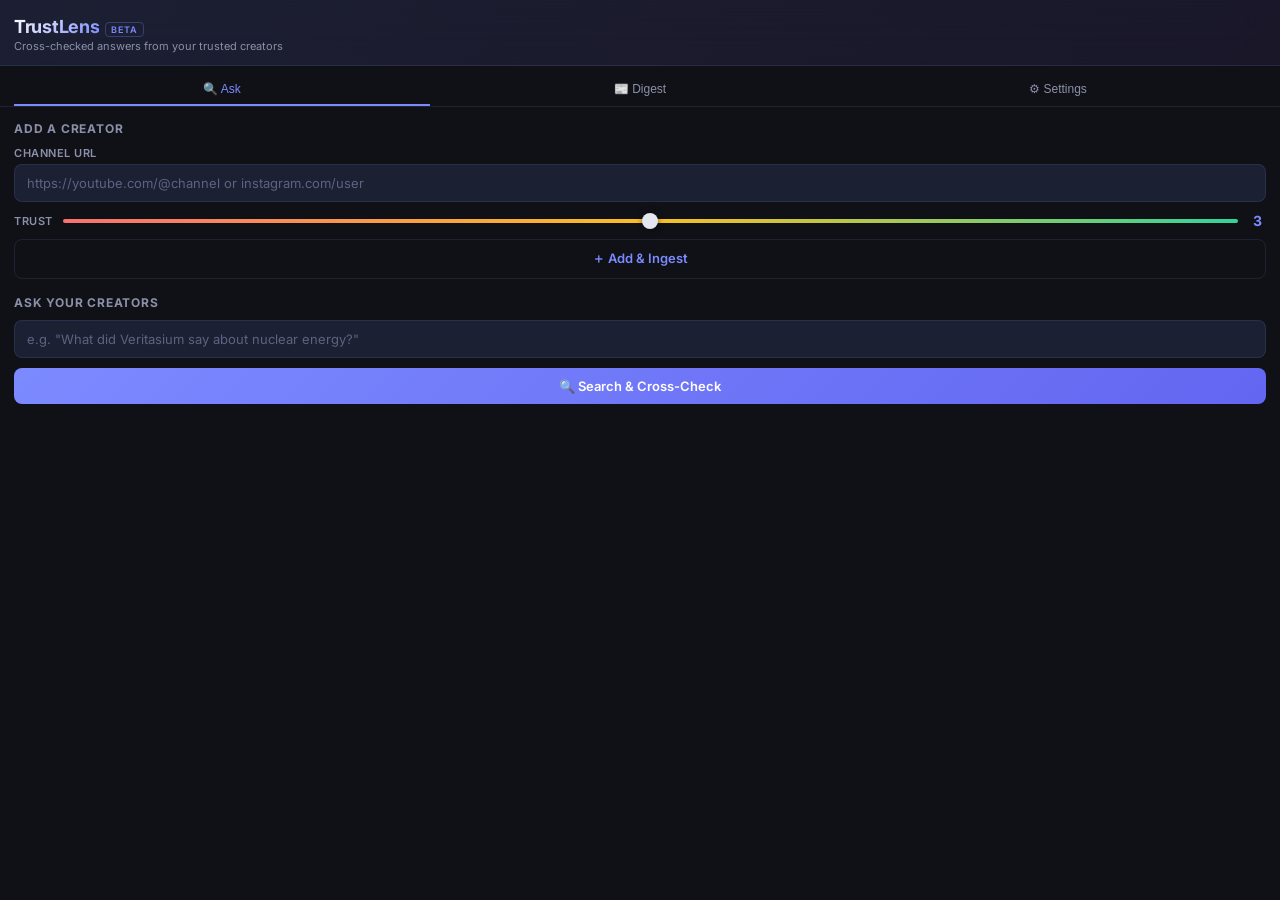
<file: extension/sidepanel.html>
<!doctype html>
<html lang="en">
<head>
  <meta charset="utf-8">
  <title>TrustLens</title>
  <link rel="preconnect" href="https://fonts.googleapis.com">
  <link href="https://fonts.googleapis.com/css2?family=Inter:wght@400;500;600;700&display=swap" rel="stylesheet">
  <style>
    :root {
      --bg: #0f1117;
      --bg-card: rgba(22, 27, 45, 0.85);
      --bg-card-hover: rgba(30, 37, 60, 0.95);
      --bg-input: rgba(30, 35, 55, 0.9);
      --border: rgba(99, 115, 170, 0.18);
      --border-active: rgba(120, 140, 255, 0.45);
      --text: #e4e6f0;
      --text-dim: #8b90a8;
      --text-muted: #5d6280;
      --accent: #7c8aff;
      --accent-glow: rgba(124, 138, 255, 0.25);
      --green: #34d399;
      --amber: #fbbf24;
      --red: #f87171;
      --blue: #60a5fa;
      --purple: #a78bfa;
      --radius: 12px;
      --radius-sm: 8px;
    }

    * { box-sizing: border-box; margin: 0; padding: 0; }

    body {
      font-family: 'Inter', system-ui, -apple-system, sans-serif;
      font-size: 13px;
      background: var(--bg);
      color: var(--text);
      min-height: 100vh;
      overflow-x: hidden;
    }

    /* ── Header ── */
    .header {
      background: linear-gradient(135deg, rgba(124,138,255,0.12) 0%, rgba(160,100,255,0.08) 100%);
      border-bottom: 1px solid var(--border);
      padding: 16px 14px 12px;
      position: sticky;
      top: 0;
      z-index: 10;
      backdrop-filter: blur(20px);
    }
    .header h1 {
      font-size: 18px;
      font-weight: 700;
      letter-spacing: -0.3px;
      background: linear-gradient(135deg, #fff 0%, var(--accent) 100%);
      -webkit-background-clip: text;
      -webkit-text-fill-color: transparent;
      display: inline;
    }
    .header .tag {
      display: inline-block;
      font-size: 9px;
      font-weight: 600;
      letter-spacing: 0.8px;
      text-transform: uppercase;
      color: var(--accent);
      border: 1px solid rgba(124,138,255,0.3);
      border-radius: 4px;
      padding: 1px 5px;
      margin-left: 6px;
      vertical-align: middle;
    }
    .header .subtitle {
      display: block;
      font-size: 11px;
      color: var(--text-dim);
      margin-top: 2px;
    }

    /* ── Tabs ── */
    .tabs {
      display: flex;
      gap: 2px;
      padding: 8px 14px 0;
      border-bottom: 1px solid var(--border);
    }
    .tab {
      flex: 1;
      padding: 8px 0;
      text-align: center;
      font-size: 12px;
      font-weight: 500;
      color: var(--text-dim);
      cursor: pointer;
      border-bottom: 2px solid transparent;
      transition: color 0.2s, border-color 0.2s;
      background: none;
      border-top: none;
      border-left: none;
      border-right: none;
    }
    .tab:hover { color: var(--text); }
    .tab.active {
      color: var(--accent);
      border-bottom-color: var(--accent);
    }

    /* ── Panels ── */
    .panel {
      display: none;
      padding: 14px;
      animation: fadeIn 0.25s ease-out;
    }
    .panel.active { display: block; }

    @keyframes fadeIn {
      from { opacity: 0; transform: translateY(6px); }
      to   { opacity: 1; transform: translateY(0); }
    }

    /* ── Form controls ── */
    label {
      display: block;
      font-size: 11px;
      font-weight: 600;
      color: var(--text-dim);
      text-transform: uppercase;
      letter-spacing: 0.5px;
      margin-bottom: 4px;
    }
    input[type="text"], input[type="url"] {
      width: 100%;
      padding: 10px 12px;
      font: inherit;
      font-size: 13px;
      background: var(--bg-input);
      border: 1px solid var(--border);
      border-radius: var(--radius-sm);
      color: var(--text);
      outline: none;
      transition: border-color 0.2s, box-shadow 0.2s;
    }
    input:focus {
      border-color: var(--border-active);
      box-shadow: 0 0 0 3px var(--accent-glow);
    }
    input::placeholder { color: var(--text-muted); }

    /* ── Trust slider ── */
    .trust-row {
      display: flex;
      align-items: center;
      gap: 10px;
      margin: 10px 0;
    }
    .trust-row label { margin: 0; flex-shrink: 0; }
    input[type="range"] {
      flex: 1;
      -webkit-appearance: none;
      appearance: none;
      height: 4px;
      background: linear-gradient(to right, var(--red), var(--amber), var(--green));
      border-radius: 4px;
      outline: none;
    }
    input[type="range"]::-webkit-slider-thumb {
      -webkit-appearance: none;
      width: 16px;
      height: 16px;
      border-radius: 50%;
      background: var(--text);
      box-shadow: 0 0 6px rgba(0,0,0,0.5);
      cursor: pointer;
    }
    .trust-val {
      font-size: 14px;
      font-weight: 700;
      color: var(--accent);
      min-width: 18px;
      text-align: center;
    }

    /* ── Buttons ── */
    .btn {
      display: inline-flex;
      align-items: center;
      justify-content: center;
      gap: 6px;
      width: 100%;
      padding: 10px 16px;
      font: inherit;
      font-size: 13px;
      font-weight: 600;
      color: #fff;
      background: linear-gradient(135deg, var(--accent) 0%, #6366f1 100%);
      border: none;
      border-radius: var(--radius-sm);
      cursor: pointer;
      transition: transform 0.15s, box-shadow 0.2s, opacity 0.2s;
    }
    .btn:hover {
      transform: translateY(-1px);
      box-shadow: 0 4px 16px var(--accent-glow);
    }
    .btn:active { transform: translateY(0); }
    .btn:disabled { opacity: 0.5; cursor: not-allowed; transform: none; }
    .btn-sm {
      width: auto;
      padding: 5px 10px;
      font-size: 11px;
      border-radius: 6px;
    }
    .btn-ghost {
      background: transparent;
      color: var(--accent);
      border: 1px solid var(--border);
    }
    .btn-ghost:hover {
      background: var(--accent-glow);
      box-shadow: none;
    }

    .section { margin-bottom: 16px; }
    .section-title {
      font-size: 12px;
      font-weight: 700;
      color: var(--text-dim);
      text-transform: uppercase;
      letter-spacing: 0.8px;
      margin-bottom: 10px;
    }
    .form-gap { margin-top: 10px; }

    /* ── Status ── */
    #status {
      font-size: 12px;
      color: var(--text-dim);
      padding: 6px 0;
      min-height: 20px;
    }
    #status.error { color: var(--red); }
    #status.success { color: var(--green); }

    /* ── Spinner ── */
    .spinner {
      display: inline-block;
      width: 14px;
      height: 14px;
      border: 2px solid var(--border);
      border-top-color: var(--accent);
      border-radius: 50%;
      animation: spin 0.7s linear infinite;
      vertical-align: middle;
      margin-right: 6px;
    }
    @keyframes spin { to { transform: rotate(360deg); } }

    /* ── Result cards ── */
    .card {
      background: var(--bg-card);
      border: 1px solid var(--border);
      border-radius: var(--radius);
      padding: 12px;
      margin-bottom: 10px;
      transition: border-color 0.2s, background 0.2s, transform 0.15s;
      animation: slideUp 0.3s ease-out both;
    }
    .card:hover {
      border-color: var(--border-active);
      background: var(--bg-card-hover);
      transform: translateY(-1px);
    }
    .card.contradicted {
      border-color: rgba(248, 113, 113, 0.35);
      background: rgba(60, 20, 25, 0.5);
    }

    @keyframes slideUp {
      from { opacity: 0; transform: translateY(12px); }
      to   { opacity: 1; transform: translateY(0); }
    }

    .card-warn {
      color: var(--red);
      font-weight: 600;
      font-size: 12px;
      margin-bottom: 6px;
      display: flex;
      align-items: center;
      gap: 4px;
    }
    .card-title {
      font-size: 14px;
      font-weight: 600;
      color: var(--text);
      line-height: 1.35;
    }
    .card-meta {
      font-size: 11px;
      color: var(--text-dim);
      margin-top: 2px;
    }
    .card-quote {
      margin: 8px 0;
      padding: 6px 10px;
      border-left: 3px solid var(--accent);
      background: rgba(124, 138, 255, 0.06);
      border-radius: 0 var(--radius-sm) var(--radius-sm) 0;
      font-style: italic;
      color: var(--text-dim);
      font-size: 12px;
      line-height: 1.5;
    }
    .card-link {
      display: inline-flex;
      align-items: center;
      gap: 4px;
      font-size: 12px;
      color: var(--accent);
      text-decoration: none;
      transition: color 0.15s;
    }
    .card-link:hover { color: #fff; }

    /* ── Badges ── */
    .badge-row {
      display: flex;
      align-items: center;
      flex-wrap: wrap;
      gap: 6px;
      margin-top: 8px;
    }
    .badge {
      display: inline-block;
      font-size: 10px;
      font-weight: 700;
      letter-spacing: 0.4px;
      text-transform: uppercase;
      padding: 2px 8px;
      border-radius: 10px;
      color: #fff;
    }
    .badge.supported    { background: #059669; }
    .badge.mixed        { background: #d97706; }
    .badge.contradicted { background: #dc2626; }
    .badge.insufficient { background: #6b7280; }
    .badge.opinion      { background: #2563eb; }

    .confidence {
      font-size: 11px;
      color: var(--text-dim);
    }
    .chip {
      display: inline-block;
      font-size: 10px;
      font-weight: 500;
      color: #fbbf24;
      background: rgba(251, 191, 36, 0.12);
      border: 1px solid rgba(251, 191, 36, 0.2);
      border-radius: 10px;
      padding: 1px 7px;
    }
    .card-reason {
      font-size: 11px;
      color: var(--text-dim);
      margin-top: 4px;
      line-height: 1.4;
    }

    /* ── Evidence details ── */
    details {
      margin-top: 8px;
    }
    summary {
      font-size: 11px;
      color: var(--text-muted);
      cursor: pointer;
      padding: 4px 0;
      transition: color 0.15s;
    }
    summary:hover { color: var(--text-dim); }
    .ev-claim {
      font-size: 11px;
      color: var(--text-dim);
      padding: 6px 0 4px;
    }
    .ev-list {
      list-style: none;
      padding: 0;
    }
    .ev-list li {
      font-size: 11px;
      color: var(--text-dim);
      padding: 3px 0;
      border-top: 1px solid var(--border);
    }
    .ev-list a {
      color: var(--accent);
      text-decoration: none;
      word-break: break-all;
    }
    .ev-list a:hover { text-decoration: underline; }

    /* ── Vote buttons ── */
    .vote-row {
      display: flex;
      gap: 6px;
      margin-top: 8px;
    }
    .vote-btn {
      display: inline-flex;
      align-items: center;
      gap: 3px;
      padding: 4px 10px;
      font: inherit;
      font-size: 12px;
      background: var(--bg-input);
      border: 1px solid var(--border);
      border-radius: 6px;
      color: var(--text-dim);
      cursor: pointer;
      transition: background 0.15s, border-color 0.15s, color 0.15s;
    }
    .vote-btn:hover {
      background: var(--bg-card-hover);
      border-color: var(--border-active);
      color: var(--text);
    }
    .vote-feedback {
      font-size: 11px;
      color: var(--green);
      align-self: center;
    }

    /* ── Score bar ── */
    .score-bar-wrap {
      margin-top: 6px;
    }
    .score-bar-label {
      display: flex;
      justify-content: space-between;
      font-size: 10px;
      color: var(--text-muted);
      margin-bottom: 2px;
    }
    .score-bar {
      height: 4px;
      background: rgba(255,255,255,0.06);
      border-radius: 4px;
      overflow: hidden;
    }
    .score-fill {
      height: 100%;
      border-radius: 4px;
      background: linear-gradient(90deg, var(--accent), var(--green));
      transition: width 0.4s ease-out;
    }

    /* ── Creator list ── */
    .creator-item {
      display: flex;
      justify-content: space-between;
      align-items: center;
      padding: 8px 10px;
      background: var(--bg-card);
      border: 1px solid var(--border);
      border-radius: var(--radius-sm);
      margin-bottom: 6px;
    }
    .creator-name { font-weight: 600; font-size: 13px; }
    .creator-trust {
      font-size: 11px;
      color: var(--text-dim);
    }

    /* ── Digest ── */
    .digest-topic {
      font-size: 13px;
      font-weight: 600;
      color: var(--purple);
      margin: 14px 0 6px;
    }
    .digest-item {
      padding: 8px 10px;
      background: var(--bg-card);
      border: 1px solid var(--border);
      border-radius: var(--radius-sm);
      margin-bottom: 6px;
    }

    /* ── Empty state ── */
    .empty {
      text-align: center;
      padding: 40px 20px;
      color: var(--text-muted);
    }
    .empty-icon {
      font-size: 32px;
      margin-bottom: 8px;
    }
    .empty-text {
      font-size: 13px;
      line-height: 1.6;
    }

    /* ── Settings ── */
    .setting-group {
      margin-bottom: 16px;
    }
    .setting-note {
      font-size: 11px;
      color: var(--text-muted);
      margin-top: 4px;
    }

    /* ── Scrollbar ── */
    ::-webkit-scrollbar { width: 6px; }
    ::-webkit-scrollbar-track { background: transparent; }
    ::-webkit-scrollbar-thumb { background: var(--border); border-radius: 3px; }
    ::-webkit-scrollbar-thumb:hover { background: var(--text-muted); }
  </style>
</head>
<body>

  <div class="header">
    <h1>TrustLens</h1><span class="tag">Beta</span>
    <span class="subtitle">Cross-checked answers from your trusted creators</span>
  </div>

  <div class="tabs">
    <button class="tab active" data-panel="ask-panel">🔍 Ask</button>
    <button class="tab" data-panel="digest-panel">📰 Digest</button>
    <button class="tab" data-panel="settings-panel">⚙ Settings</button>
  </div>

  <!-- ═══ Ask Panel ═══ -->
  <div id="ask-panel" class="panel active">

    <div class="section">
      <div class="section-title">Add a Creator</div>
      <label for="url">Channel URL</label>
      <input id="url" type="url" placeholder="https://youtube.com/@channel or instagram.com/user">
      <div class="trust-row">
        <label>Trust</label>
        <input id="trust" type="range" min="1" max="5" value="3">
        <span id="trustv" class="trust-val">3</span>
      </div>
      <button id="add" class="btn btn-ghost">＋ Add &amp; Ingest</button>
    </div>

    <div class="section">
      <div class="section-title">Ask Your Creators</div>
      <input id="q" type="text" placeholder='e.g. "What did Veritasium say about nuclear energy?"'>
      <div class="form-gap">
        <button id="ask" class="btn">🔍 Search &amp; Cross-Check</button>
      </div>
    </div>

    <div id="status"></div>
    <div id="results"></div>
  </div>

  <!-- ═══ Digest Panel ═══ -->
  <div id="digest-panel" class="panel">
    <div class="section">
      <div class="section-title">This Week's Digest</div>
      <button id="load-digest" class="btn btn-ghost">📰 Load Weekly Digest</button>
    </div>
    <div id="digest-status"></div>
    <div id="digest-results"></div>
  </div>

  <!-- ═══ Settings Panel ═══ -->
  <div id="settings-panel" class="panel">
    <div class="section-title">Configuration</div>

    <div class="setting-group">
      <label for="backend">Backend URL</label>
      <input id="backend" type="text" placeholder="http://localhost:8000">
      <div class="setting-note">The FastAPI backend address. Default: http://localhost:8000</div>
    </div>

    <div class="setting-group">
      <div class="section-title">Your Creators</div>
      <div id="creator-list"></div>
      <button id="refresh-creators" class="btn btn-ghost btn-sm" style="margin-top:6px">↻ Refresh</button>
    </div>

    <div class="setting-group">
      <div class="section-title">Re-Ingest</div>
      <button id="reingest" class="btn btn-ghost">⟳ Ingest Latest Videos</button>
      <div id="ingest-status" style="margin-top:6px;font-size:12px;color:var(--text-dim)"></div>
    </div>
  </div>

  <script src="sidepanel.js"></script>
</body>
</html>
</file>
